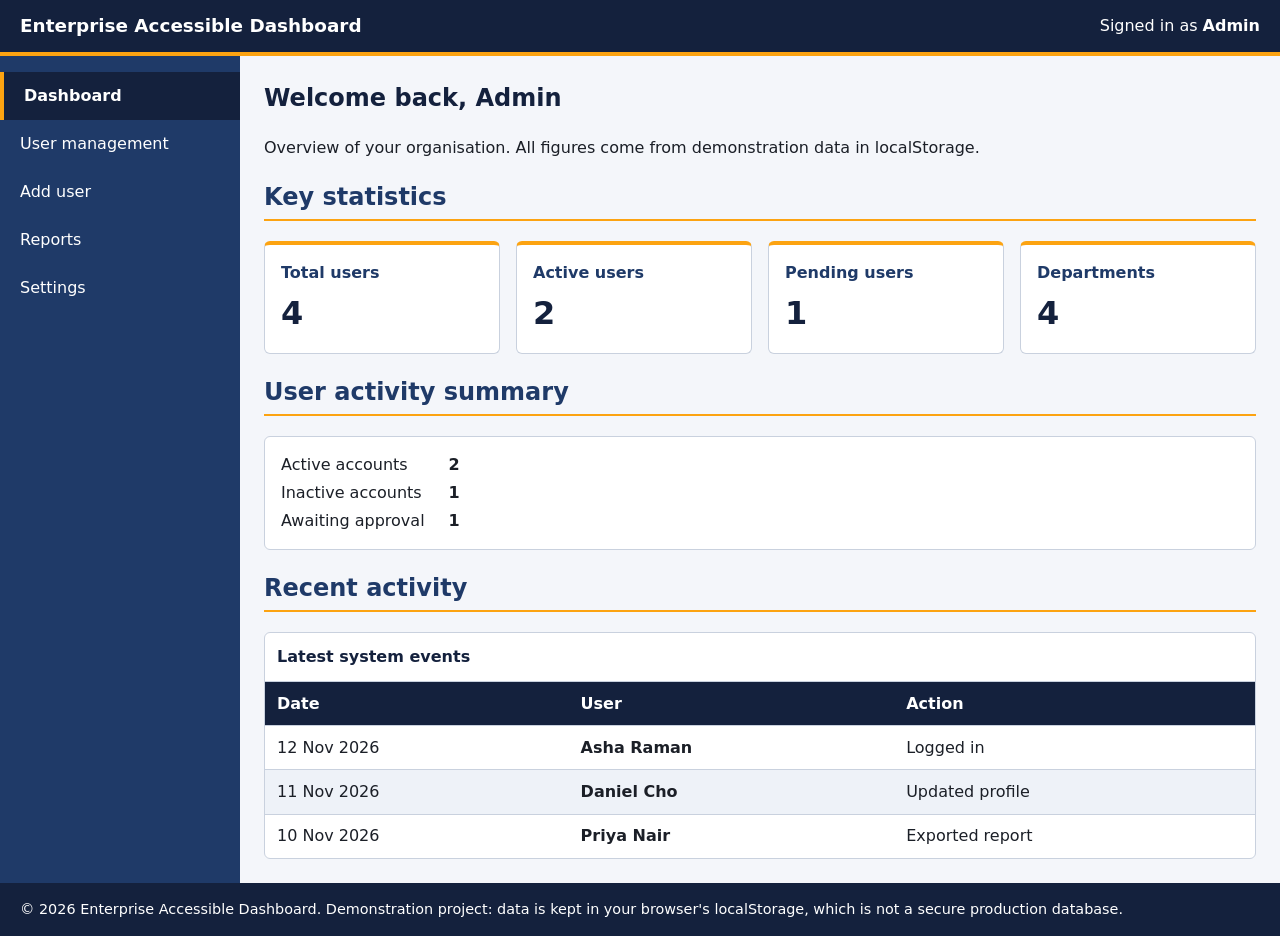
<file: index.html>
<!DOCTYPE html>
<html lang="en">
<head>
<meta charset="utf-8">
<meta name="viewport" content="width=device-width, initial-scale=1">
<meta name="description" content="Dashboard - Enterprise Accessible Dashboard demo">
<title>Dashboard | Enterprise Accessible Dashboard</title>
<link rel="stylesheet" href="css/style.css">
<link rel="stylesheet" href="css/responsive.css">
<link rel="stylesheet" href="css/accessibility.css">
</head>
<body data-root="">
<a class="skip-link" href="#main">Skip to main content</a>
<div data-include="header"></div>
<div class="layout">
<div data-include="sidebar"></div>
<main id="main" tabindex="-1">
<section aria-labelledby="welcome-h">
<h1 id="welcome-h">Welcome back, Admin</h1>
<p>Overview of your organisation. All figures come from demonstration data in localStorage.</p>
</section>
<section aria-labelledby="stats-h">
<h2 id="stats-h">Key statistics</h2>
<ul class="cards">
<li><article class="card"><h3>Total users</h3><p class="num" data-stat="total">0</p></article></li>
<li><article class="card"><h3>Active users</h3><p class="num" data-stat="active">0</p></article></li>
<li><article class="card"><h3>Pending users</h3><p class="num" data-stat="pending">0</p></article></li>
<li><article class="card"><h3>Departments</h3><p class="num" data-stat="depts">0</p></article></li>
</ul>
</section>
<section aria-labelledby="sum-h">
<h2 id="sum-h">User activity summary</h2>
<dl class="summary">
<dt>Active accounts</dt><dd data-stat="active">0</dd>
<dt>Inactive accounts</dt><dd data-stat="inactive">0</dd>
<dt>Awaiting approval</dt><dd data-stat="pending">0</dd>
</dl>
</section>
<section aria-labelledby="rec-h">
<h2 id="rec-h">Recent activity</h2>
<div class="table-wrap" tabindex="0" role="region" aria-labelledby="rec-h">
<table>
<caption>Latest system events</caption>
<thead><tr><th scope="col">Date</th><th scope="col">User</th><th scope="col">Action</th></tr></thead>
<tbody>
<tr><td><time datetime="2026-11-12">12 Nov 2026</time></td><th scope="row">Asha Raman</th><td>Logged in</td></tr>
<tr><td><time datetime="2026-11-11">11 Nov 2026</time></td><th scope="row">Daniel Cho</th><td>Updated profile</td></tr>
<tr><td><time datetime="2026-11-10">10 Nov 2026</time></td><th scope="row">Priya Nair</th><td>Exported report</td></tr>
</tbody>
</table>
</div>
</section>
</main>
</div>
<div data-include="footer"></div>
<script src="js/main.js"></script>
<script src="js/navigation.js"></script>
<script src="js/modal.js"></script>

</body>
</html>
</file>
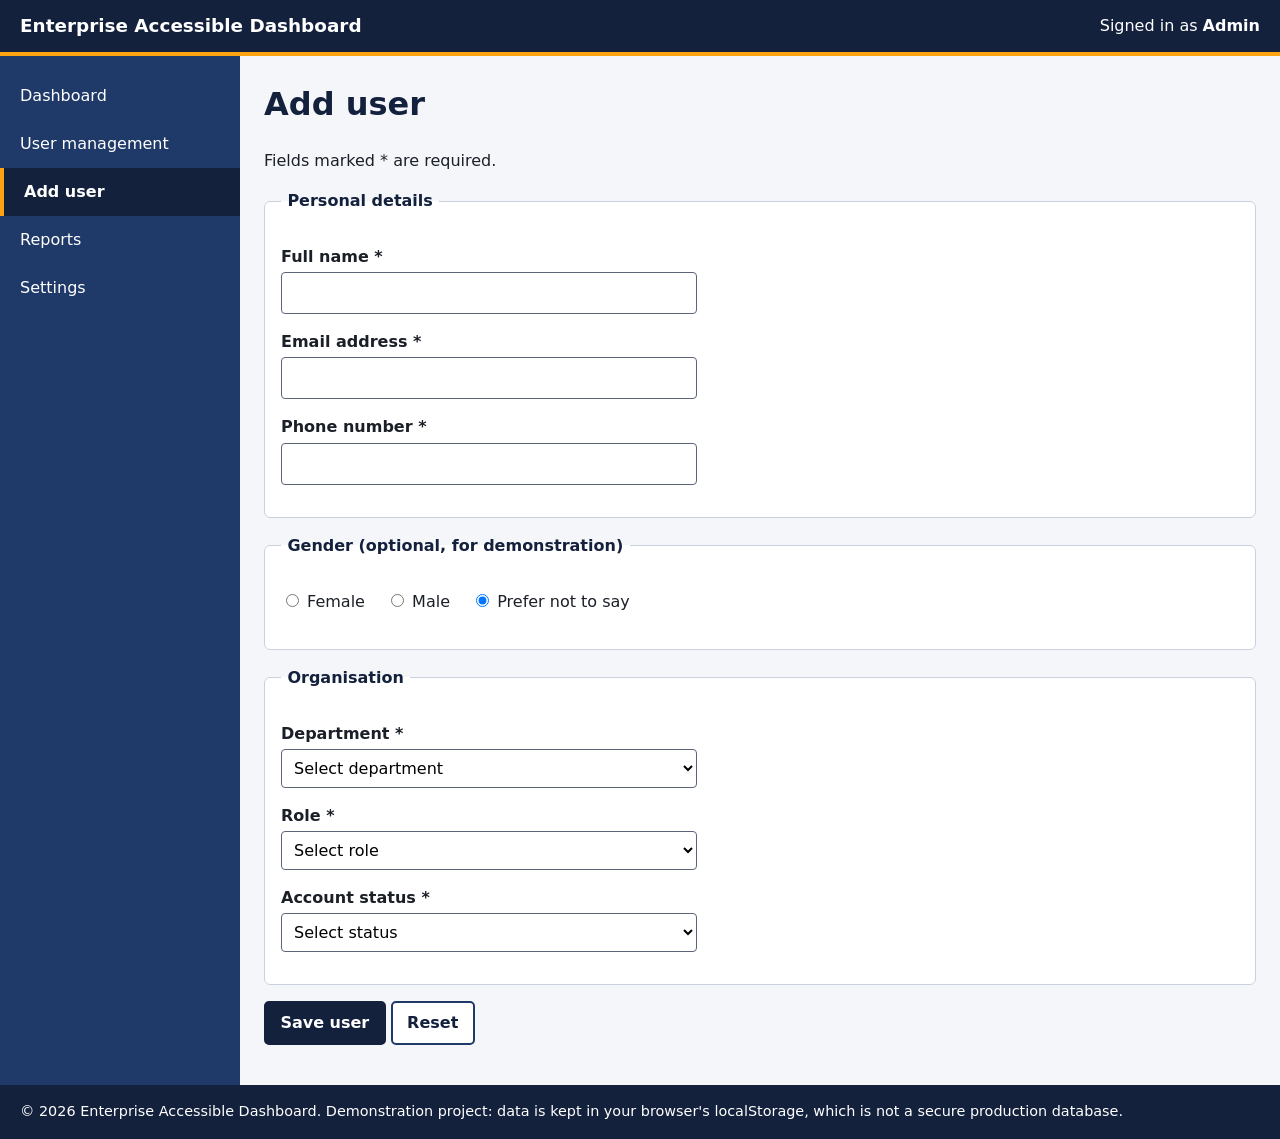
<file: pages/add-user.html>
<!DOCTYPE html>
<html lang="en">
<head>
<meta charset="utf-8">
<meta name="viewport" content="width=device-width, initial-scale=1">
<meta name="description" content="Add user - Enterprise Accessible Dashboard demo">
<title>Add user | Enterprise Accessible Dashboard</title>
<link rel="stylesheet" href="../css/style.css">
<link rel="stylesheet" href="../css/responsive.css">
<link rel="stylesheet" href="../css/accessibility.css">
</head>
<body data-root="../">
<a class="skip-link" href="#main">Skip to main content</a>
<div data-include="header"></div>
<div class="layout">
<div data-include="sidebar"></div>
<main id="main" tabindex="-1">
<h1 id="ft">Add user</h1>
<p>Fields marked <span aria-hidden="true">*</span><span class="sr-only">with an asterisk</span> are required.</p>
<form id="user-form" novalidate aria-labelledby="ft">
<fieldset>
<legend>Personal details</legend>
<p><label for="name">Full name *</label><input id="name" name="name" required minlength="2" autocomplete="name" aria-describedby="name-err"><span class="err" id="name-err"></span></p>
<p><label for="email">Email address *</label><input id="email" name="email" type="email" required autocomplete="email" aria-describedby="email-err"><span class="err" id="email-err"></span></p>
<p><label for="phone">Phone number *</label><input id="phone" name="phone" type="tel" required pattern="[+]?[0-9 ()\-]{7,16}" data-msg="Enter 7 to 16 digits; spaces, brackets and + are allowed." autocomplete="tel" aria-describedby="phone-err"><span class="err" id="phone-err"></span></p>
</fieldset>
<fieldset>
<legend>Gender (optional, for demonstration)</legend>
<p><label><input type="radio" name="gender" value="Female"> Female</label> <label><input type="radio" name="gender" value="Male"> Male</label> <label><input type="radio" name="gender" value="Prefer not to say" checked> Prefer not to say</label></p>
</fieldset>
<fieldset>
<legend>Organisation</legend>
<p><label for="dept">Department *</label><select id="dept" name="dept" required aria-describedby="dept-err"><option value="">Select department</option><option>Engineering</option><option>Finance</option><option>HR</option><option>Sales</option></select><span class="err" id="dept-err"></span></p>
<p><label for="role">Role *</label><select id="role" name="role" required aria-describedby="role-err"><option value="">Select role</option><option>Administrator</option><option>Manager</option><option>Analyst</option><option>Viewer</option></select><span class="err" id="role-err"></span></p>
<p><label for="status">Account status *</label><select id="status" name="status" required aria-describedby="status-err"><option value="">Select status</option><option>Active</option><option>Inactive</option><option>Pending</option></select><span class="err" id="status-err"></span></p>
</fieldset>
<p class="actions"><button type="submit" class="btn primary">Save user</button> <button type="reset" class="btn">Reset</button></p>
</form>
</main>
</div>
<div data-include="footer"></div>
<script src="../js/main.js"></script>
<script src="../js/navigation.js"></script>
<script src="../js/modal.js"></script>
<script src="../js/forms.js"></script>
</body>
</html>
</file>
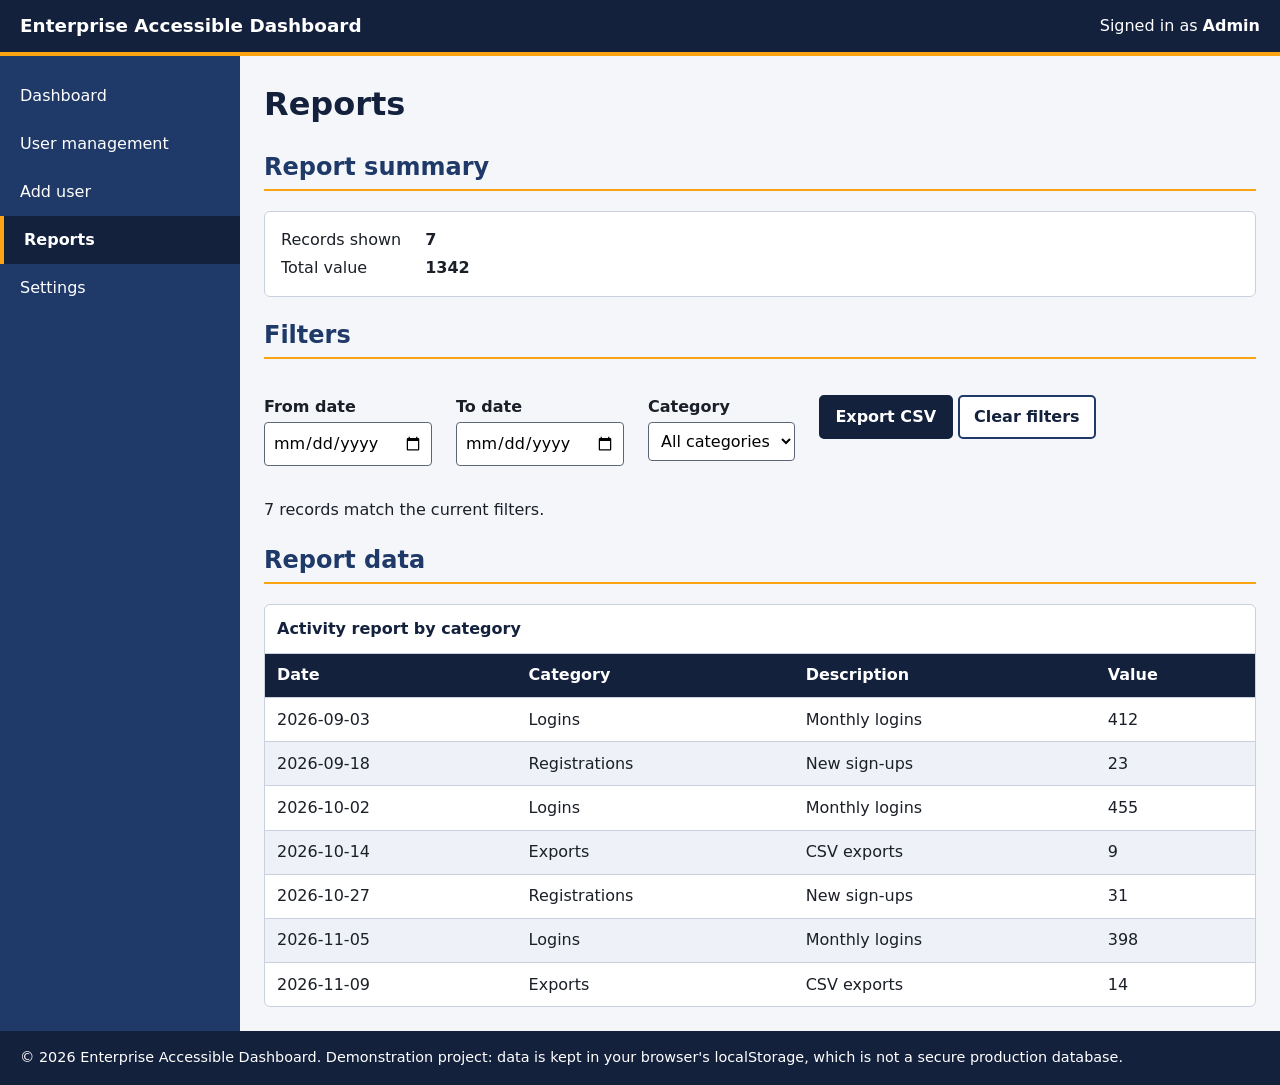
<file: pages/reports.html>
<!DOCTYPE html>
<html lang="en">
<head>
<meta charset="utf-8">
<meta name="viewport" content="width=device-width, initial-scale=1">
<meta name="description" content="Reports - Enterprise Accessible Dashboard demo">
<title>Reports | Enterprise Accessible Dashboard</title>
<link rel="stylesheet" href="../css/style.css">
<link rel="stylesheet" href="../css/responsive.css">
<link rel="stylesheet" href="../css/accessibility.css">
</head>
<body data-root="../">
<a class="skip-link" href="#main">Skip to main content</a>
<div data-include="header"></div>
<div class="layout">
<div data-include="sidebar"></div>
<main id="main" tabindex="-1">
<h1>Reports</h1>
<section aria-labelledby="rs-h">
<h2 id="rs-h">Report summary</h2>
<dl class="summary"><dt>Records shown</dt><dd id="r-count">0</dd><dt>Total value</dt><dd id="r-total">0</dd></dl>
</section>
<section aria-labelledby="rf-h">
<h2 id="rf-h">Filters</h2>
<form id="rform" aria-labelledby="rf-h" class="filters">
<p><label for="from">From date</label><input id="from" type="date"></p>
<p><label for="to">To date</label><input id="to" type="date"></p>
<p><label for="cat">Category</label><select id="cat"><option value="">All categories</option><option>Logins</option><option>Registrations</option><option>Exports</option></select></p>
<p class="actions"><button type="button" id="export" class="btn primary">Export CSV</button> <button type="reset" class="btn">Clear filters</button></p>
</form>
<p id="r-msg" role="status"></p>
</section>
<section aria-labelledby="rd-h">
<h2 id="rd-h">Report data</h2>
<div class="table-wrap" tabindex="0" role="region" aria-labelledby="rd-h">
<table>
<caption>Activity report by category</caption>
<thead><tr><th scope="col">Date</th><th scope="col">Category</th><th scope="col">Description</th><th scope="col">Value</th></tr></thead>
<tbody id="rrows"></tbody>
</table>
</div>
</section>
</main>
</div>
<div data-include="footer"></div>
<script src="../js/main.js"></script>
<script src="../js/navigation.js"></script>
<script src="../js/modal.js"></script>
<script src="../js/reports.js"></script>
</body>
</html>
</file>
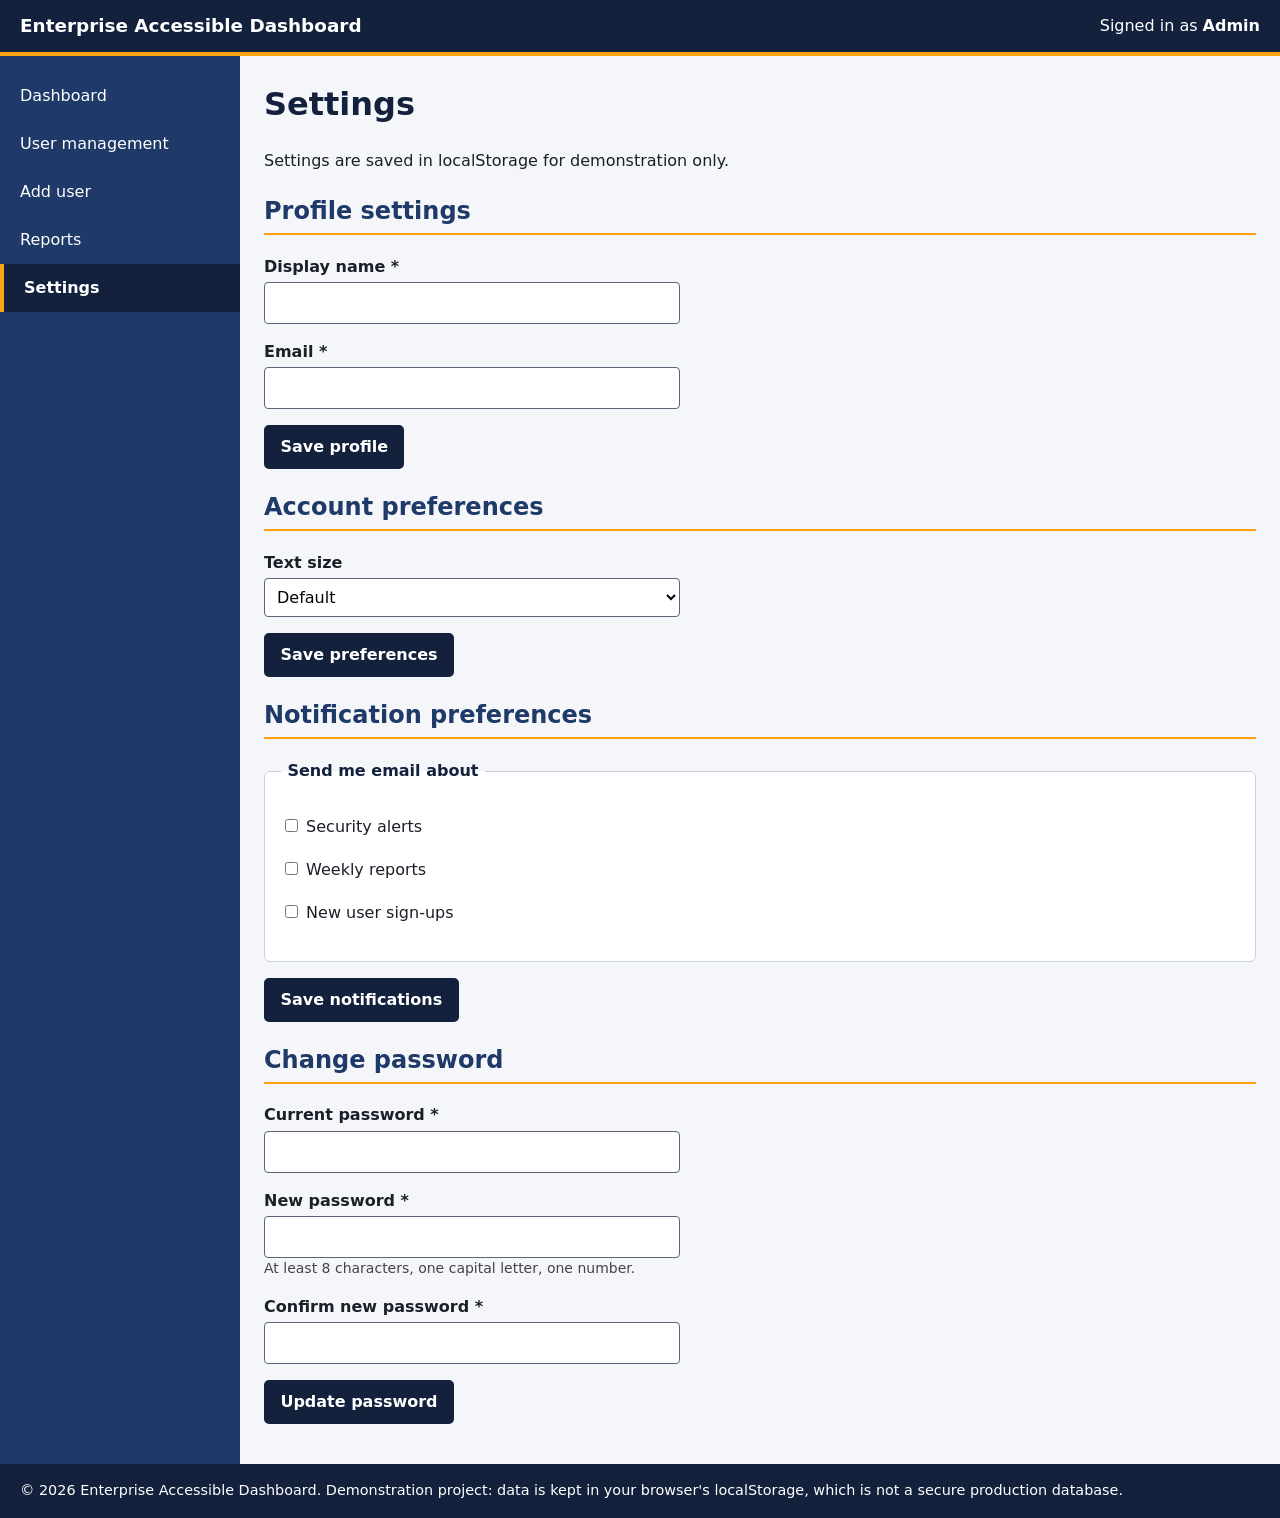
<file: pages/settings.html>
<!DOCTYPE html>
<html lang="en">
<head>
<meta charset="utf-8">
<meta name="viewport" content="width=device-width, initial-scale=1">
<meta name="description" content="Settings - Enterprise Accessible Dashboard demo">
<title>Settings | Enterprise Accessible Dashboard</title>
<link rel="stylesheet" href="../css/style.css">
<link rel="stylesheet" href="../css/responsive.css">
<link rel="stylesheet" href="../css/accessibility.css">
</head>
<body data-root="../">
<a class="skip-link" href="#main">Skip to main content</a>
<div data-include="header"></div>
<div class="layout">
<div data-include="sidebar"></div>
<main id="main" tabindex="-1">
<h1>Settings</h1>
<p>Settings are saved in localStorage for demonstration only.</p>
<section aria-labelledby="s1"><h2 id="s1">Profile settings</h2>
<form id="profile-form" data-settings novalidate aria-labelledby="s1">
<p><label for="pname">Display name *</label><input id="pname" name="pname" required minlength="2" aria-describedby="pname-err"><span class="err" id="pname-err"></span></p>
<p><label for="pemail">Email *</label><input id="pemail" name="pemail" type="email" required aria-describedby="pemail-err"><span class="err" id="pemail-err"></span></p>
<p><button type="submit" class="btn primary">Save profile</button></p>
</form></section>
<section aria-labelledby="s2"><h2 id="s2">Account preferences</h2>
<form id="prefs-form" data-settings novalidate aria-labelledby="s2">
<p><label for="textsize">Text size</label><select id="textsize" name="textsize"><option value="100%">Default</option><option value="112%">Large</option><option value="125%">Extra large</option></select></p>
<p><button type="submit" class="btn primary">Save preferences</button></p>
</form></section>
<section aria-labelledby="s3"><h2 id="s3">Notification preferences</h2>
<form id="notif-form" data-settings novalidate aria-labelledby="s3">
<fieldset><legend>Send me email about</legend>
<p><label><input type="checkbox" name="nsec"> Security alerts</label></p>
<p><label><input type="checkbox" name="nrep"> Weekly reports</label></p>
<p><label><input type="checkbox" name="nusr"> New user sign-ups</label></p>
</fieldset>
<p><button type="submit" class="btn primary">Save notifications</button></p>
</form></section>
<section aria-labelledby="s4"><h2 id="s4">Change password</h2>
<form id="pw-form" novalidate aria-labelledby="s4">
<p><label for="cur">Current password *</label><input id="cur" type="password" required autocomplete="current-password" aria-describedby="cur-err"><span class="err" id="cur-err"></span></p>
<p><label for="np">New password *</label><input id="np" type="password" required pattern="(?=.*[0-9])(?=.*[A-Z]).{8,}" data-msg="Use at least 8 characters with one capital letter and one number." autocomplete="new-password" aria-describedby="np-hint np-err"><span id="np-hint" class="hint">At least 8 characters, one capital letter, one number.</span><span class="err" id="np-err"></span></p>
<p><label for="cp">Confirm new password *</label><input id="cp" type="password" required autocomplete="new-password" aria-describedby="cp-err"><span class="err" id="cp-err"></span></p>
<p><button type="submit" class="btn primary">Update password</button></p>
</form></section>
</main>
</div>
<div data-include="footer"></div>
<script src="../js/main.js"></script>
<script src="../js/navigation.js"></script>
<script src="../js/modal.js"></script>
<script src="../js/forms.js"></script>
</body>
</html>
</file>
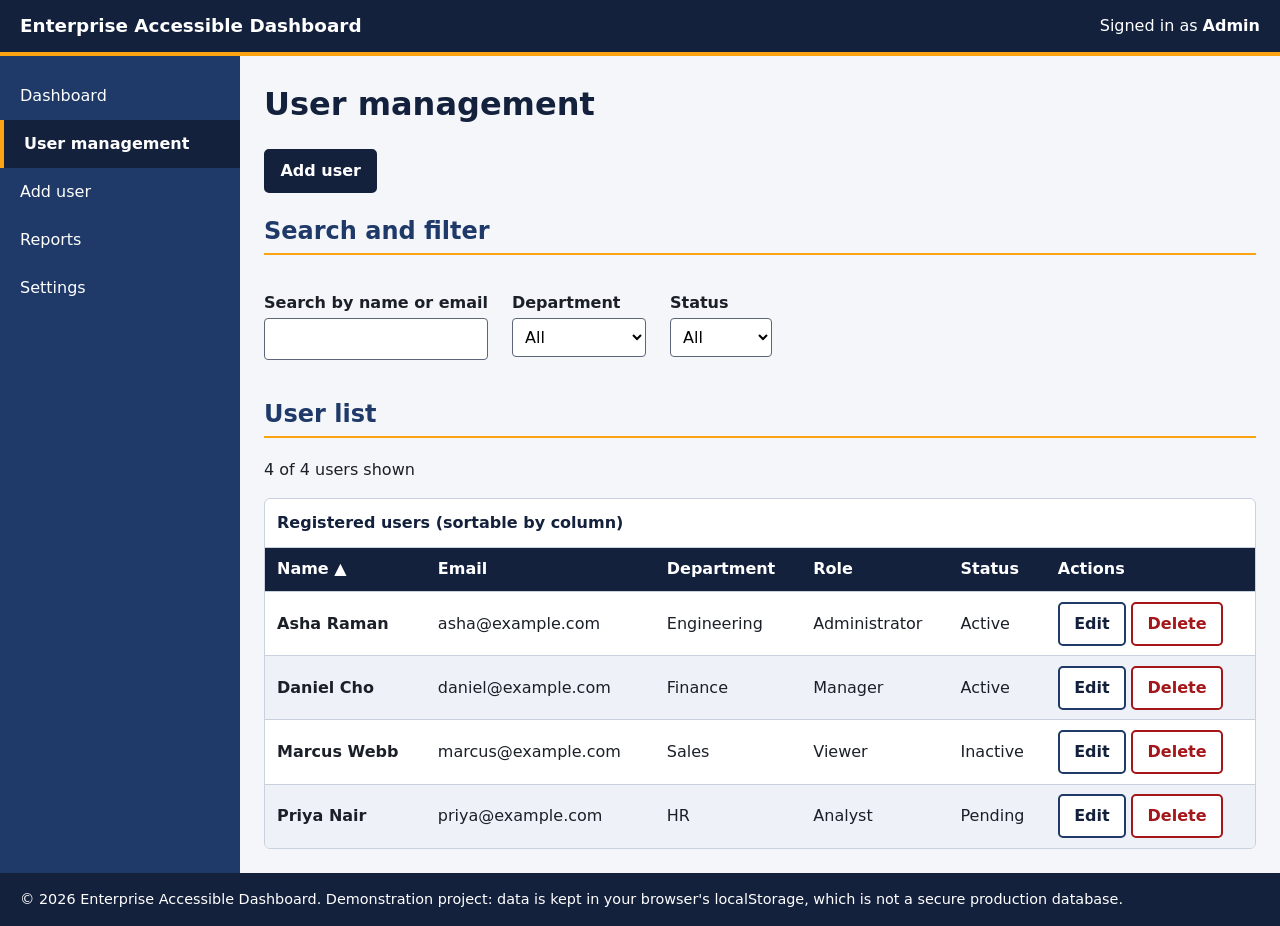
<file: pages/users.html>
<!DOCTYPE html>
<html lang="en">
<head>
<meta charset="utf-8">
<meta name="viewport" content="width=device-width, initial-scale=1">
<meta name="description" content="User management - Enterprise Accessible Dashboard demo">
<title>User management | Enterprise Accessible Dashboard</title>
<link rel="stylesheet" href="../css/style.css">
<link rel="stylesheet" href="../css/responsive.css">
<link rel="stylesheet" href="../css/accessibility.css">
</head>
<body data-root="../">
<a class="skip-link" href="#main">Skip to main content</a>
<div data-include="header"></div>
<div class="layout">
<div data-include="sidebar"></div>
<main id="main" tabindex="-1">
<h1>User management</h1>
<p><a class="btn primary" href="add-user.html">Add user</a></p>
<section aria-labelledby="f-h">
<h2 id="f-h">Search and filter</h2>
<form class="filters" role="search" aria-labelledby="f-h" onsubmit="return false">
<p><label for="q">Search by name or email</label><input id="q" type="search"></p>
<p><label for="fdept">Department</label><select id="fdept"><option value="">All</option><option>Engineering</option><option>Finance</option><option>HR</option><option>Sales</option></select></p>
<p><label for="fstatus">Status</label><select id="fstatus"><option value="">All</option><option>Active</option><option>Inactive</option><option>Pending</option></select></p>
</form>
</section>
<section aria-labelledby="l-h">
<h2 id="l-h">User list</h2>
<p id="count" role="status"></p>
<div class="table-wrap" tabindex="0" role="region" aria-labelledby="l-h">
<table>
<caption>Registered users (sortable by column)</caption>
<thead><tr>
<th scope="col" data-k="name" aria-sort="ascending"><button type="button" class="sort">Name</button></th>
<th scope="col" data-k="email" aria-sort="none"><button type="button" class="sort">Email</button></th>
<th scope="col" data-k="dept" aria-sort="none"><button type="button" class="sort">Department</button></th>
<th scope="col" data-k="role" aria-sort="none"><button type="button" class="sort">Role</button></th>
<th scope="col" data-k="status" aria-sort="none"><button type="button" class="sort">Status</button></th>
<th scope="col">Actions</th>
</tr></thead>
<tbody id="rows"></tbody>
</table>
</div>
</section>
<dialog id="confirm-dialog" aria-labelledby="cd-t" aria-describedby="confirm-msg">
<form method="dialog">
<h2 id="cd-t">Confirm deletion</h2>
<p id="confirm-msg"></p>
<p class="actions"><button type="submit" value="no" class="btn" autofocus>Cancel</button> <button type="submit" value="yes" class="btn danger">Delete</button></p>
</form>
</dialog>
</main>
</div>
<div data-include="footer"></div>
<script src="../js/main.js"></script>
<script src="../js/navigation.js"></script>
<script src="../js/modal.js"></script>
<script src="../js/users.js"></script>
</body>
</html>
</file>
<file: css/style.css>
:root{--navy:#14213d;--navy2:#1f3a68;--gold:#fca311;--bg:#f4f6fa;--text:#1b1f27;--line:#c9d1de;--err:#a4161a;--ok:#1b5e20}
*{box-sizing:border-box}
body{margin:0;font:1rem/1.5 system-ui,Segoe UI,Arial,sans-serif;color:var(--text);background:var(--bg)}
h1{color:var(--navy);margin-top:0}h2{color:var(--navy2);border-bottom:2px solid var(--gold);padding-bottom:.25rem}
.site-header{display:flex;align-items:center;gap:1rem;background:var(--navy);color:#fff;padding:.75rem 1.25rem;border-bottom:4px solid var(--gold)}
.site-header p{margin:0}.brand{font-weight:700;font-size:1.15rem;flex:1}
.layout{display:grid;grid-template-columns:15rem 1fr;min-height:70vh}
.sidebar{background:var(--navy2);color:#fff}.sidebar ul{list-style:none;margin:0;padding:1rem 0}
.sidebar a{display:block;padding:.75rem 1.25rem;color:#fff;text-decoration:none}
.sidebar a:hover{background:var(--navy)}.sidebar a[aria-current=page]{background:var(--navy);border-left:4px solid var(--gold);font-weight:700}
main{padding:1.5rem;min-width:0}
.cards{list-style:none;display:grid;grid-template-columns:repeat(auto-fit,minmax(11rem,1fr));gap:1rem;padding:0}
.card{background:#fff;border:1px solid var(--line);border-top:4px solid var(--gold);border-radius:6px;padding:1rem}
.card h3{margin:0;font-size:1rem;color:var(--navy2)}.num{font-size:2rem;font-weight:700;margin:.25rem 0 0;color:var(--navy)}
.summary{display:grid;grid-template-columns:max-content 1fr;gap:.25rem 1.5rem;background:#fff;padding:1rem;border:1px solid var(--line);border-radius:6px}
.summary dd{margin:0;font-weight:700}
.table-wrap{overflow-x:auto;background:#fff;border:1px solid var(--line);border-radius:6px}
table{border-collapse:collapse;width:100%}caption{text-align:left;font-weight:700;padding:.75rem;color:var(--navy)}
th,td{padding:.6rem .75rem;text-align:left;border-top:1px solid var(--line)}thead th{background:var(--navy);color:#fff}
tbody tr:nth-child(even){background:#eef2f8}
.sort{background:none;border:0;color:inherit;font:inherit;font-weight:700;cursor:pointer;padding:0}
th[aria-sort=ascending] .sort::after{content:" \25B2"}th[aria-sort=descending] .sort::after{content:" \25BC"}
.btn{display:inline-block;padding:.5rem .9rem;border:2px solid var(--navy2);border-radius:5px;background:#fff;color:var(--navy);font:inherit;font-weight:600;text-decoration:none;cursor:pointer}
.btn.primary{background:var(--navy);color:#fff;border-color:var(--navy)}.btn.danger{border-color:var(--err);color:var(--err)}
.btn:hover{filter:brightness(.95)}
fieldset{border:1px solid var(--line);background:#fff;border-radius:6px;margin:0 0 1rem;padding:1rem}legend{font-weight:700;color:var(--navy);padding:0 .4rem}
label{display:block;font-weight:600;margin-bottom:.2rem}label:has(input[type=radio]),label:has(input[type=checkbox]){display:inline-block;font-weight:400;margin-right:1rem}
input:not([type=radio]):not([type=checkbox]),select{width:100%;max-width:26rem;padding:.5rem;border:1px solid #5b6577;border-radius:4px;font:inherit;background:#fff}
input[aria-invalid=true],select[aria-invalid=true]{border:2px solid var(--err)}
.err{display:block;color:var(--err);font-weight:600}.hint{display:block;font-size:.875rem;color:#444}
.filters{display:flex;flex-wrap:wrap;gap:0 1.5rem}.actions{white-space:nowrap}
dialog{border:3px solid var(--navy);border-radius:8px;max-width:28rem;padding:1.25rem}dialog::backdrop{background:rgba(20,33,61,.6)}
.alerts{position:fixed;right:1rem;bottom:1rem;max-width:22rem;z-index:50}
.alert{margin:.5rem 0 0;padding:.75rem 1rem;border-radius:6px;color:#fff;background:var(--ok);box-shadow:0 2px 8px rgba(0,0,0,.3)}.alert.error{background:var(--err)}
.site-footer{background:var(--navy);color:#fff;padding:1rem 1.25rem;font-size:.9rem}.site-footer p{margin:0}
</file>
<file: css/responsive.css>
.menu-btn{display:none}
@media (max-width:900px){.layout{grid-template-columns:11rem 1fr}}
@media (max-width:768px){
 .menu-btn{display:inline-block}.layout{display:block}
 .sidebar{display:none}.sidebar.open{display:block}
 .site-header .who{display:none}main{padding:1rem}
 .summary{grid-template-columns:1fr}input:not([type=radio]):not([type=checkbox]),select{max-width:100%}
}
</file>
<file: css/accessibility.css>
.sr-only{position:absolute;width:1px;height:1px;overflow:hidden;clip:rect(0 0 0 0);white-space:nowrap}
.skip-link{position:absolute;left:.5rem;top:-4rem;background:var(--gold);color:#000;padding:.6rem 1rem;font-weight:700;z-index:100}
.skip-link:focus{top:.5rem}
:focus-visible{outline:3px solid var(--gold);outline-offset:2px;box-shadow:0 0 0 5px var(--navy)}
main:focus{outline:none}
@media (prefers-reduced-motion:reduce){*{animation:none!important;transition:none!important}}
@media (forced-colors:active){.btn,.card{border:2px solid ButtonText}}
</file>
